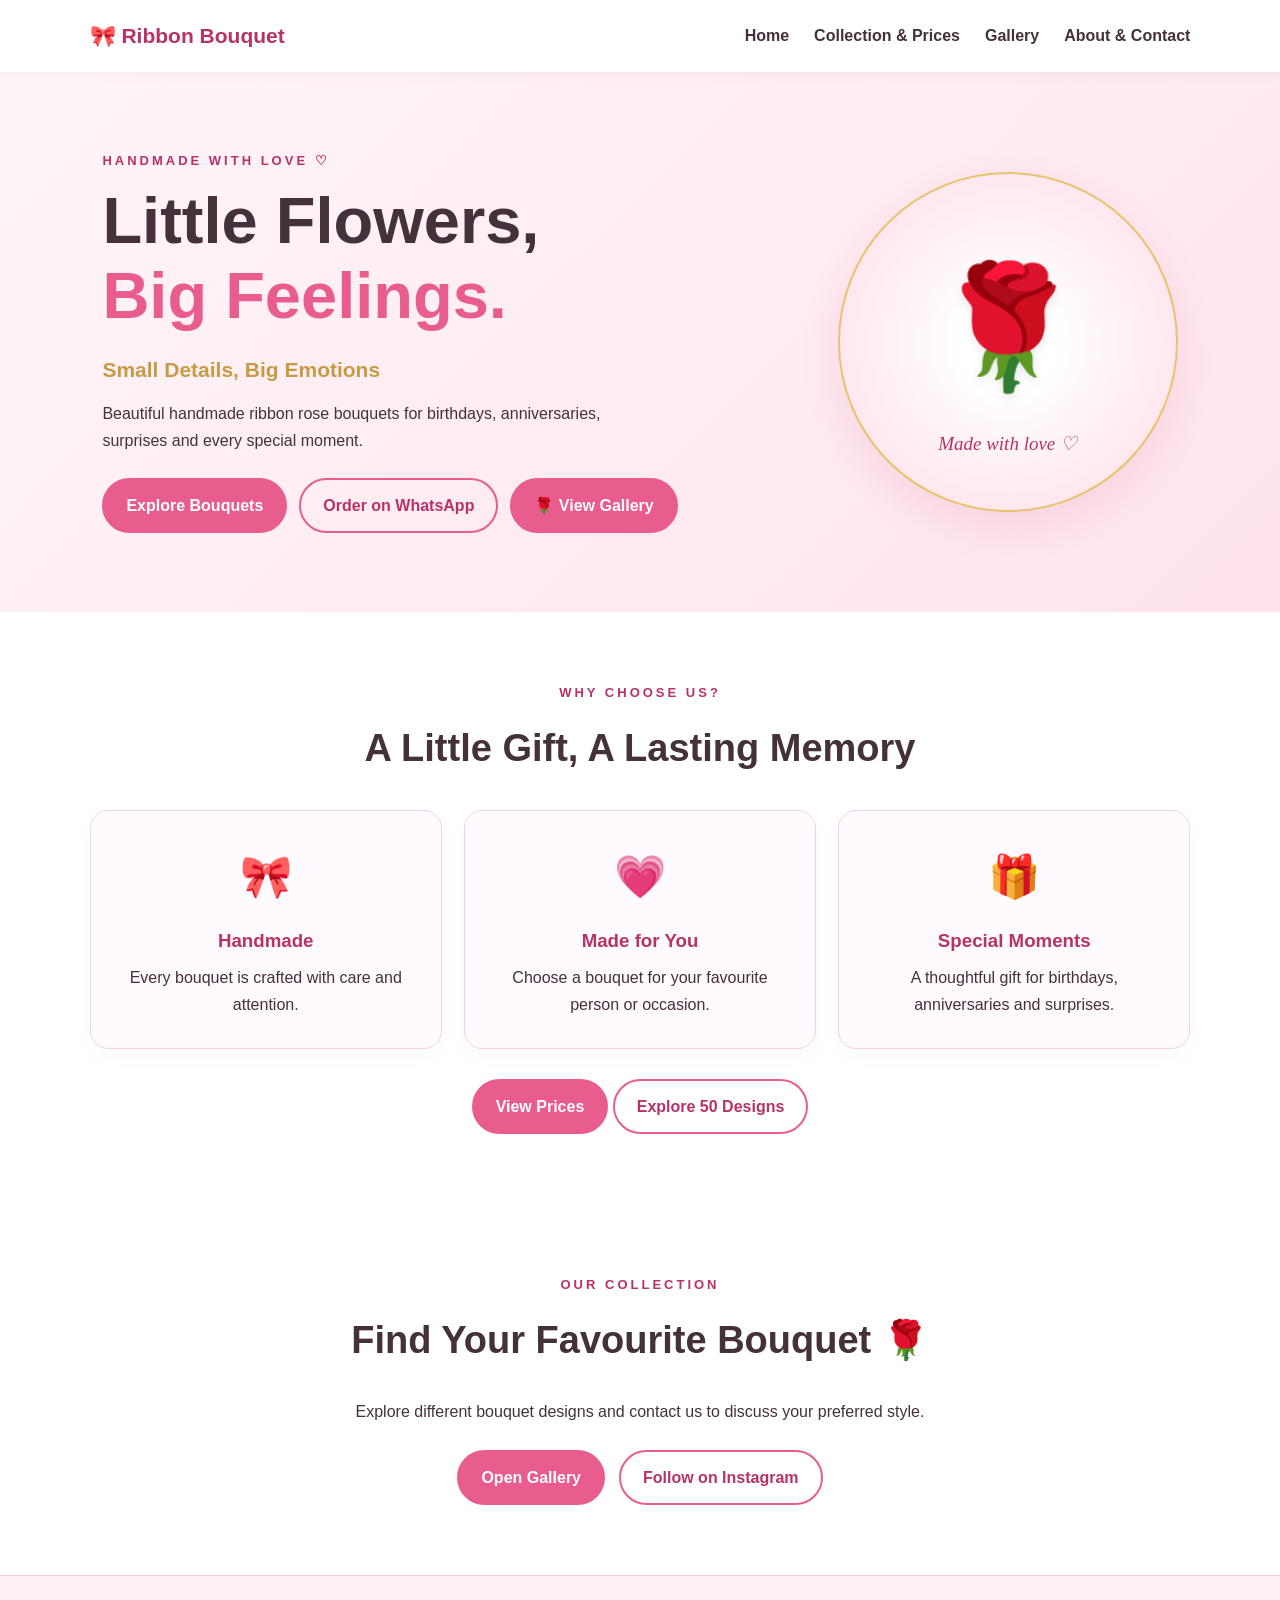
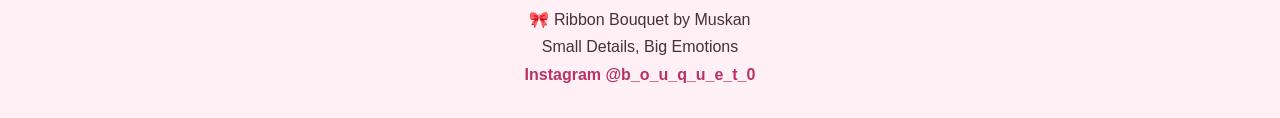
<file: index.html>
<!DOCTYPE html><html lang="en">
<head>
  <meta charset="UTF-8">
  <meta name="viewport" content="width=device-width, initial-scale=1.0">  <title>Ribbon Bouquet by Muskan</title>  <meta name="description" content="Handmade ribbon rose bouquets for special moments. Order across Assam.">  <link rel="stylesheet" href="style.css">
</head>
<body>  <header class="header">
    <a class="logo" href="index.html">🎀 Ribbon Bouquet</a><button class="menu-btn" onclick="toggleMenu()" aria-label="Open menu">☰</button>

<nav id="nav">
  <a href="index.html">Home</a>
  <a href="collection.html">Collection & Prices</a>
  <a href="gallery.html">Gallery</a>
  <a href="about.html">About & Contact</a>
</nav>

  </header>  <main><section class="hero">
  <div class="hero-content">
    <p class="eyebrow">HANDMADE WITH LOVE ♡</p>

    <h1>Little Flowers,<br><span>Big Feelings.</span></h1>

    <p class="tagline">Small Details, Big Emotions</p>

    <p>
      Beautiful handmade ribbon rose bouquets for birthdays,
      anniversaries, surprises and every special moment.
    </p>

    <div class="buttons">
      <a class="btn" href="collection.html">Explore Bouquets</a>

      <a class="btn btn-light"
         href="https://wa.me/919864152219?text=Hello%2C%20I%20want%20to%20order%20a%20ribbon%20bouquet"
         target="_blank" rel="noopener">
        Order on WhatsApp
      </a>

      <a class="btn" href="gallery.html">🌹 View Gallery</a>
    </div>
  </div>

  <div class="hero-art" aria-label="Ribbon bouquet decoration">
    <div class="flower">🌹</div>
    <div class="ribbon">Made with love ♡</div>
  </div>
</section>

<section class="section">
  <p class="eyebrow">WHY CHOOSE US?</p>

  <h2>A Little Gift, A Lasting Memory</h2>

  <div class="cards">
    <article class="card">
      <span>🎀</span>
      <h3>Handmade</h3>
      <p>Every bouquet is crafted with care and attention.</p>
    </article>

    <article class="card">
      <span>💗</span>
      <h3>Made for You</h3>
      <p>Choose a bouquet for your favourite person or occasion.</p>
    </article>

    <article class="card">
      <span>🎁</span>
      <h3>Special Moments</h3>
      <p>A thoughtful gift for birthdays, anniversaries and surprises.</p>
    </article>
  </div>

  <a class="btn" href="collection.html">View Prices</a>
  <a class="btn btn-light" href="gallery.html">Explore 50 Designs</a>
</section>

<section class="section">
  <p class="eyebrow">OUR COLLECTION</p>
  <h2>Find Your Favourite Bouquet 🌹</h2>

  <p>
    Explore different bouquet designs and contact us
    to discuss your preferred style.
  </p>

  <div class="contact-buttons">
    <a class="btn" href="gallery.html">Open Gallery</a>

    <a class="btn btn-light"
       href="https://www.instagram.com/b_o_u_q_u_e_t_0/"
       target="_blank" rel="noopener">
      Follow on Instagram
    </a>
  </div>
</section>

  </main>  <footer>
    <p>🎀 Ribbon Bouquet by Muskan</p>
    <p>Small Details, Big Emotions</p><a href="https://www.instagram.com/b_o_u_q_u_e_t_0/"
   target="_blank" rel="noopener">
  Instagram @b_o_u_q_u_e_t_0
</a>

  </footer>  <script src="script.js"></script></body>
</html>
</file>
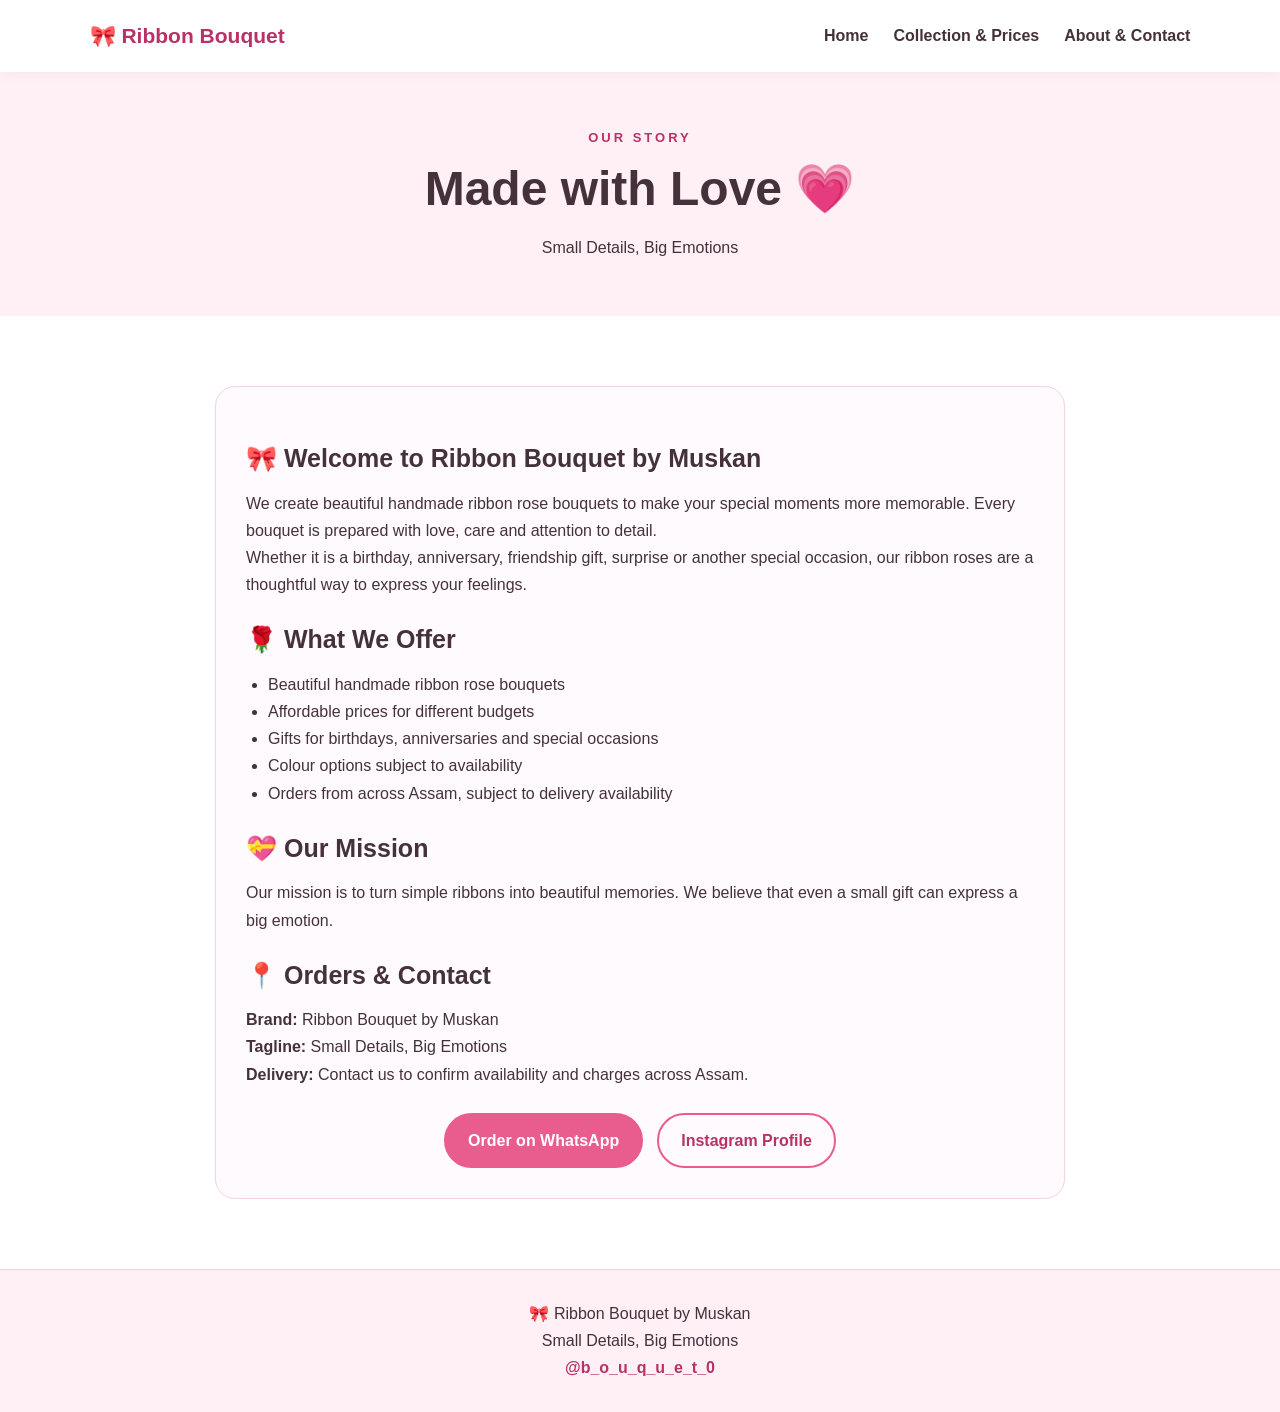
<file: about.html>
<!DOCTYPE html><html lang="en">
<head>
  <meta charset="UTF-8">
  <meta name="viewport" content="width=device-width, initial-scale=1.0">
  <title>About & Contact | Ribbon Bouquet by Muskan</title>
  <meta name="description" content="Meet Ribbon Bouquet by Muskan. Handmade ribbon rose bouquets for special moments, with orders across Assam.">
  <link rel="stylesheet" href="style.css">
</head>
<body>  <header class="header">
    <a class="logo" href="index.html">🎀 Ribbon Bouquet</a>
    <button class="menu-btn" onclick="toggleMenu()">☰</button>
    <nav id="nav">
      <a href="index.html">Home</a>
      <a href="collection.html">Collection & Prices</a>
      <a href="about.html">About & Contact</a>
    </nav>
  </header>  <main>
    <section class="page-banner">
      <p class="eyebrow">OUR STORY</p>
      <h1>Made with Love 💗</h1>
      <p>Small Details, Big Emotions</p>
    </section><section class="section">
  <div class="about-box">
    <h2>🎀 Welcome to Ribbon Bouquet by Muskan</h2>

    <p>
      We create beautiful handmade ribbon rose bouquets to make your
      special moments more memorable. Every bouquet is prepared with
      love, care and attention to detail.
    </p>

    <p>
      Whether it is a birthday, anniversary, friendship gift, surprise
      or another special occasion, our ribbon roses are a thoughtful
      way to express your feelings.
    </p>

    <h2>🌹 What We Offer</h2>
    <ul>
      <li>Beautiful handmade ribbon rose bouquets</li>
      <li>Affordable prices for different budgets</li>
      <li>Gifts for birthdays, anniversaries and special occasions</li>
      <li>Colour options subject to availability</li>
      <li>Orders from across Assam, subject to delivery availability</li>
    </ul>

    <h2>💝 Our Mission</h2>
    <p>
      Our mission is to turn simple ribbons into beautiful memories.
      We believe that even a small gift can express a big emotion.
    </p>

    <h2>📍 Orders & Contact</h2>
    <p><strong>Brand:</strong> Ribbon Bouquet by Muskan</p>
    <p><strong>Tagline:</strong> Small Details, Big Emotions</p>
    <p><strong>Delivery:</strong> Contact us to confirm availability and charges across Assam.</p>

    <div class="contact-buttons">
      <a class="btn" href="https://wa.me/919864152219?text=Hello%2C%20I%20want%20to%20know%20about%20your%20ribbon%20bouquets" target="_blank" rel="noopener">Order on WhatsApp</a>

      <a class="btn btn-light" href="https://www.instagram.com/b_o_u_q_u_e_t_0/" target="_blank" rel="noopener">Instagram Profile</a>
    </div>
  </div>
</section>

  </main>  <footer>
    <p>🎀 Ribbon Bouquet by Muskan</p>
    <p>Small Details, Big Emotions</p>
    <a href="https://www.instagram.com/b_o_u_q_u_e_t_0/" target="_blank" rel="noopener">@b_o_u_q_u_e_t_0</a>
  </footer>  <script src="script.js"></script></body>
</html>
</file>
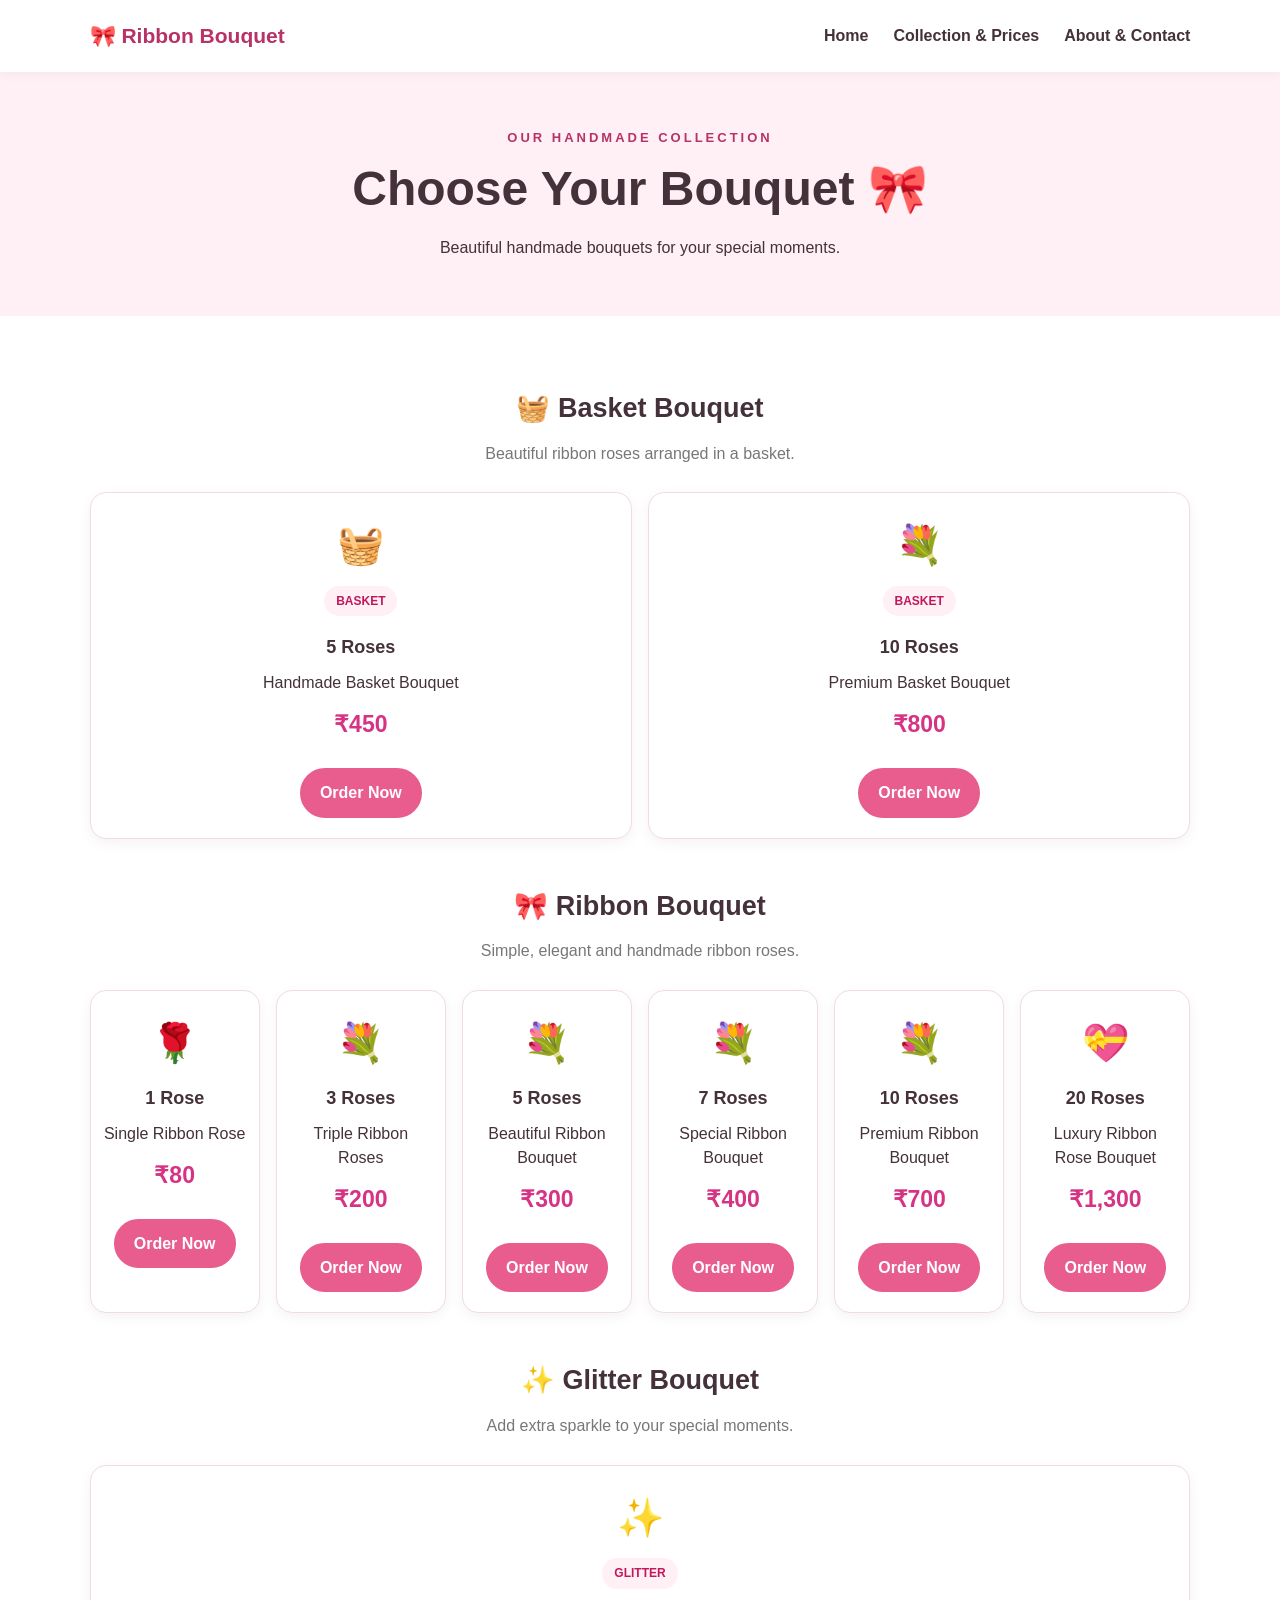
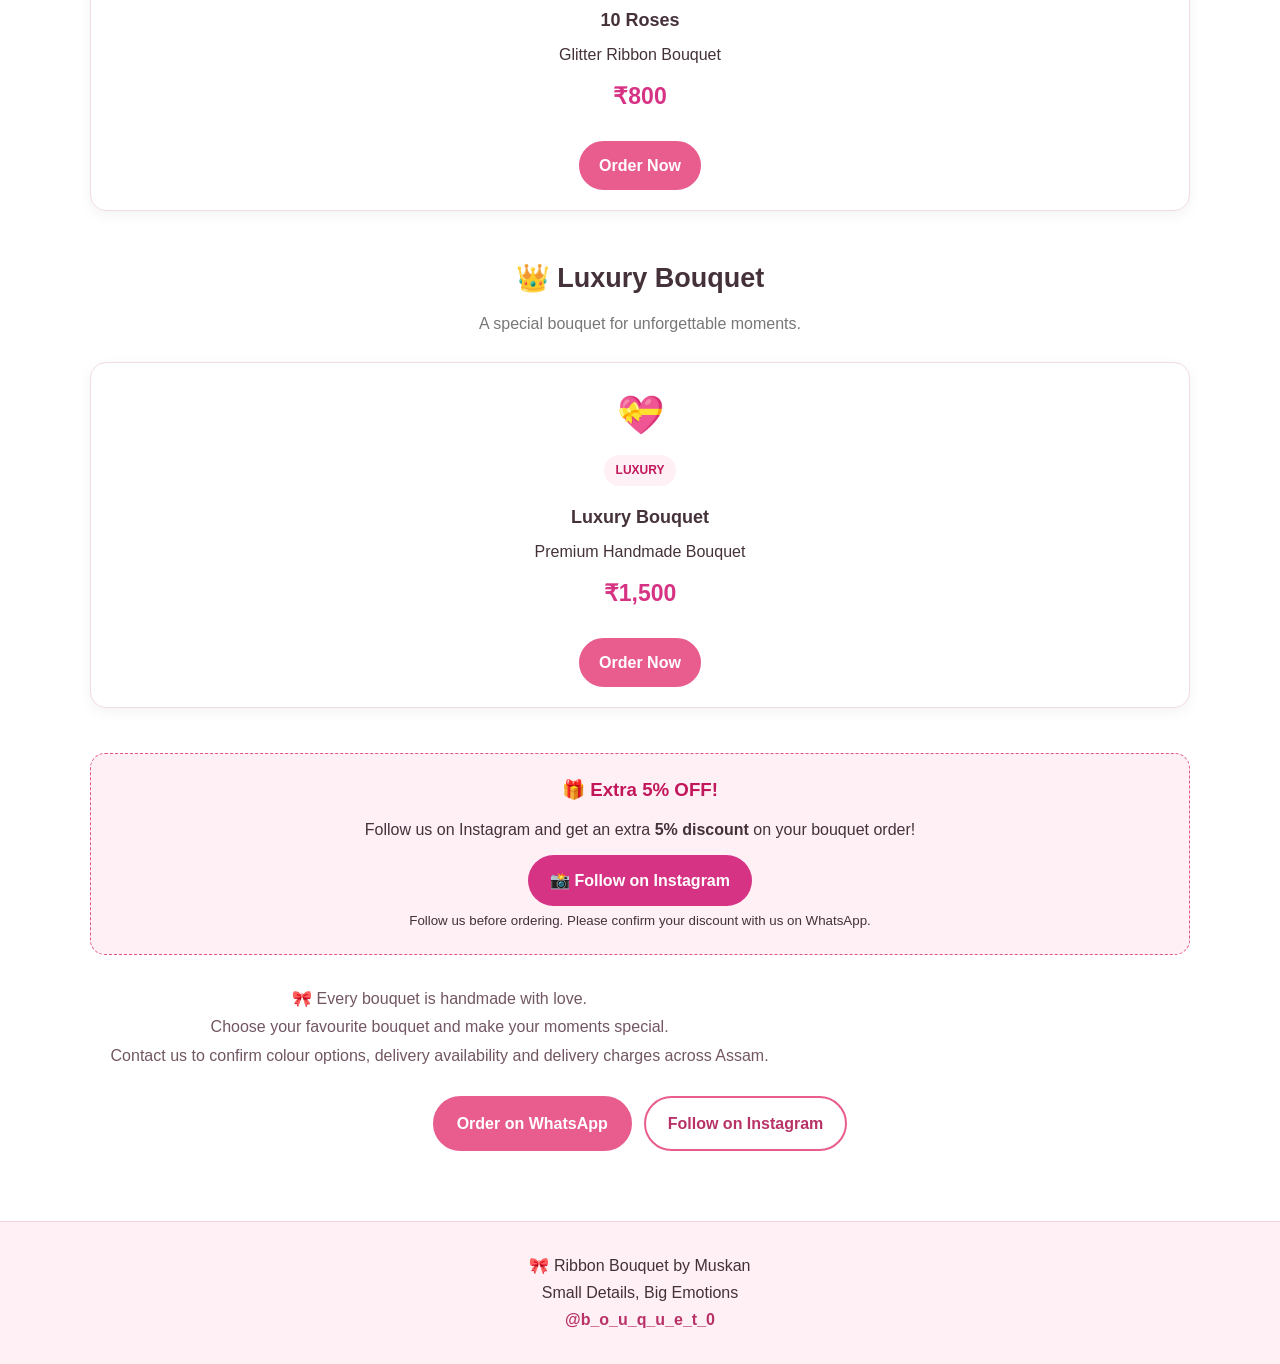
<file: collection.html>
<!DOCTYPE html><html lang="en">
<head>
  <meta charset="UTF-8">
  <meta name="viewport" content="width=device-width, initial-scale=1.0">  <title>Collection & Prices | Ribbon Bouquet by Muskan</title><meta name="description"
content="Explore handmade Basket Bouquets, Ribbon Bouquets, Glitter Bouquets and Luxury Bouquets by Ribbon Bouquet by Muskan. Get an extra 5% discount when you follow us on Instagram. Delivery across Assam.">

  <meta name="theme-color" content="#d63384">  <link rel="stylesheet" href="style.css">  <style>
    .price-section {
      margin-bottom: 45px;
    }

    .price-heading {
      text-align: center;
      margin-bottom: 25px;
    }

    .price-heading h2 {
      font-size: 27px;
      margin-bottom: 8px;
    }

    .price-heading p {
      color: #777;
    }

    .price-grid {
      display: grid;
      grid-template-columns: repeat(auto-fit, minmax(145px, 1fr));
      gap: 16px;
    }

    .price-card {
      background: #fff;
      border: 1px solid #f1dce5;
      border-radius: 16px;
      padding: 20px 12px;
      text-align: center;
      box-shadow: 0 4px 14px rgba(0, 0, 0, 0.05);
      transition: transform 0.2s ease, box-shadow 0.2s ease;
    }

    .price-card:hover {
      transform: translateY(-4px);
      box-shadow: 0 8px 20px rgba(214, 51, 132, 0.12);
    }

    .rose {
      font-size: 38px;
      margin-bottom: 8px;
    }

    .price-card h3 {
      font-size: 18px;
      margin: 8px 0;
    }

    .price-card p {
      line-height: 1.5;
    }

    .price-card .price {
      font-size: 23px;
      font-weight: bold;
      color: #d63384;
      margin: 12px 0;
    }

    .price-card .order-btn {
      display: inline-block;
      text-decoration: none;
      cursor: pointer;
    }

    .discount-note {
      background: #fff0f6;
      border: 1px dashed #e75480;
      border-radius: 15px;
      padding: 20px;
      text-align: center;
      margin: 30px 0;
    }

    .discount-note h3 {
      color: #c2185b;
      margin-bottom: 10px;
    }

    .discount-note p {
      line-height: 1.7;
    }

    .follow-btn {
      display: inline-block;
      margin-top: 12px;
      padding: 12px 22px;
      background: #d63384;
      color: white;
      border-radius: 30px;
      text-decoration: none;
      font-weight: bold;
    }

    .follow-btn:hover {
      background: #b52168;
    }

    .note {
      line-height: 1.8;
      text-align: center;
      margin: 25px 0;
    }

    .contact-buttons {
      display: flex;
      flex-wrap: wrap;
      justify-content: center;
      gap: 12px;
    }

    .category-label {
      display: inline-block;
      background: #fff0f6;
      color: #c2185b;
      padding: 5px 12px;
      border-radius: 20px;
      font-size: 12px;
      font-weight: bold;
      margin-bottom: 8px;
    }

    @media (max-width: 400px) {
      .price-grid {
        grid-template-columns: repeat(2, minmax(0, 1fr));
        gap: 10px;
      }

      .price-card {
        padding: 16px 8px;
      }

      .price-card h3 {
        font-size: 16px;
      }

      .price-card .price {
        font-size: 21px;
      }

      .price-heading h2 {
        font-size: 23px;
      }
    }
  </style></head><body>  <!-- HEADER -->  <header class="header">
    <a class="logo" href="index.html">🎀 Ribbon Bouquet</a><button class="menu-btn"
        onclick="toggleMenu()"
        aria-label="Open navigation menu"
        aria-expanded="false">
  ☰
</button>

<nav id="nav">
  <a href="index.html">Home</a>
  <a href="collection.html">Collection & Prices</a>
  <a href="about.html">About & Contact</a>
</nav>

  </header>  <main><!-- PAGE BANNER -->
<section class="page-banner">
  <p class="eyebrow">OUR HANDMADE COLLECTION</p>
  <h1>Choose Your Bouquet 🎀</h1>
  <p>Beautiful handmade bouquets for your special moments.</p>
</section>

<section class="section">

  <!-- BASKET BOUQUET -->
  <div class="price-section">

    <div class="price-heading">
      <h2>🧺 Basket Bouquet</h2>
      <p>Beautiful ribbon roses arranged in a basket.</p>
    </div>

    <div class="price-grid">

      <article class="price-card">
        <div class="rose">🧺</div>
        <span class="category-label">BASKET</span>
        <h3>5 Roses</h3>
        <p>Handmade Basket Bouquet</p>
        <p class="price">₹450</p>

        <a class="btn order-btn"
           href="order.html?product=Basket%20Bouquet%20-%205%20Roses&price=450"
           data-product="Basket Bouquet - 5 Roses - ₹450">
          Order Now
        </a>
      </article>

      <article class="price-card">
        <div class="rose">💐</div>
        <span class="category-label">BASKET</span>
        <h3>10 Roses</h3>
        <p>Premium Basket Bouquet</p>
        <p class="price">₹800</p>

        <a class="btn order-btn"
           href="order.html?product=Basket%20Bouquet%20-%2010%20Roses&price=800"
           data-product="Basket Bouquet - 10 Roses - ₹800">
          Order Now
        </a>
      </article>

    </div>
  </div>

  <!-- RIBBON BOUQUET -->
  <div class="price-section">

    <div class="price-heading">
      <h2>🎀 Ribbon Bouquet</h2>
      <p>Simple, elegant and handmade ribbon roses.</p>
    </div>

    <div class="price-grid">

      <article class="price-card">
        <div class="rose">🌹</div>
        <h3>1 Rose</h3>
        <p>Single Ribbon Rose</p>
        <p class="price">₹80</p>

        <a class="btn order-btn"
           href="order.html?product=Ribbon%20Bouquet%20-%201%20Rose&price=80"
           data-product="Ribbon Bouquet - 1 Rose - ₹80">
          Order Now
        </a>
      </article>

      <article class="price-card">
        <div class="rose">💐</div>
        <h3>3 Roses</h3>
        <p>Triple Ribbon Roses</p>
        <p class="price">₹200</p>

        <a class="btn order-btn"
           href="order.html?product=Ribbon%20Bouquet%20-%203%20Roses&price=200"
           data-product="Ribbon Bouquet - 3 Roses - ₹200">
          Order Now
        </a>
      </article>

      <article class="price-card">
        <div class="rose">💐</div>
        <h3>5 Roses</h3>
        <p>Beautiful Ribbon Bouquet</p>
        <p class="price">₹300</p>

        <a class="btn order-btn"
           href="order.html?product=Ribbon%20Bouquet%20-%205%20Roses&price=300"
           data-product="Ribbon Bouquet - 5 Roses - ₹300">
          Order Now
        </a>
      </article>

      <article class="price-card">
        <div class="rose">💐</div>
        <h3>7 Roses</h3>
        <p>Special Ribbon Bouquet</p>
        <p class="price">₹400</p>

        <a class="btn order-btn"
           href="order.html?product=Ribbon%20Bouquet%20-%207%20Roses&price=400"
           data-product="Ribbon Bouquet - 7 Roses - ₹400">
          Order Now
        </a>
      </article>

      <article class="price-card">
        <div class="rose">💐</div>
        <h3>10 Roses</h3>
        <p>Premium Ribbon Bouquet</p>
        <p class="price">₹700</p>

        <a class="btn order-btn"
           href="order.html?product=Ribbon%20Bouquet%20-%2010%20Roses&price=700"
           data-product="Ribbon Bouquet - 10 Roses - ₹700">
          Order Now
        </a>
      </article>

      <article class="price-card">
        <div class="rose">💝</div>
        <h3>20 Roses</h3>
        <p>Luxury Ribbon Rose Bouquet</p>
        <p class="price">₹1,300</p>

        <a class="btn order-btn"
           href="order.html?product=Ribbon%20Bouquet%20-%2020%20Roses&price=1300"
           data-product="Ribbon Bouquet - 20 Roses - ₹1300">
          Order Now
        </a>
      </article>

    </div>
  </div>

  <!-- GLITTER BOUQUET -->
  <div class="price-section">

    <div class="price-heading">
      <h2>✨ Glitter Bouquet</h2>
      <p>Add extra sparkle to your special moments.</p>
    </div>

    <div class="price-grid">

      <article class="price-card">
        <div class="rose">✨</div>
        <span class="category-label">GLITTER</span>
        <h3>10 Roses</h3>
        <p>Glitter Ribbon Bouquet</p>
        <p class="price">₹800</p>

        <a class="btn order-btn"
           href="order.html?product=Glitter%20Bouquet%20-%2010%20Roses&price=800"
           data-product="Glitter Bouquet - 10 Roses - ₹800">
          Order Now
        </a>
      </article>

    </div>
  </div>

  <!-- LUXURY BOUQUET -->
  <div class="price-section">

    <div class="price-heading">
      <h2>👑 Luxury Bouquet</h2>
      <p>A special bouquet for unforgettable moments.</p>
    </div>

    <div class="price-grid">

      <article class="price-card">
        <div class="rose">💝</div>
        <span class="category-label">LUXURY</span>
        <h3>Luxury Bouquet</h3>
        <p>Premium Handmade Bouquet</p>
        <p class="price">₹1,500</p>

        <a class="btn order-btn"
           href="order.html?product=Luxury%20Bouquet&price=1500"
           data-product="Luxury Bouquet - ₹1500">
          Order Now
        </a>
      </article>

    </div>
  </div>

  <!-- INSTAGRAM DISCOUNT -->
  <div class="discount-note">

    <h3>🎁 Extra 5% OFF!</h3>

    <p>
      Follow us on Instagram and get an extra
      <strong>5% discount</strong> on your bouquet order!
    </p>

    <a class="follow-btn"
       href="https://www.instagram.com/b_o_u_q_u_e_t_0/"
       target="_blank"
       rel="noopener noreferrer">
      📸 Follow on Instagram
    </a>

    <p>
      <small>
        Follow us before ordering. Please confirm your discount
        with us on WhatsApp.
      </small>
    </p>

  </div>

  <!-- INFORMATION -->
  <p class="note">
    🎀 Every bouquet is handmade with love.<br>
    Choose your favourite bouquet and make your moments special.<br>
    Contact us to confirm colour options, delivery availability
    and delivery charges across Assam.
  </p>

  <!-- CONTACT BUTTONS -->
  <div class="contact-buttons">

    <a class="btn"
       href="https://wa.me/919864152219"
       target="_blank"
       rel="noopener noreferrer">
      Order on WhatsApp
    </a>

    <a class="btn btn-light"
       href="https://www.instagram.com/b_o_u_q_u_e_t_0/"
       target="_blank"
       rel="noopener noreferrer">
      Follow on Instagram
    </a>

  </div>

</section>

  </main>  <!-- FOOTER -->  <footer>
    <p>🎀 Ribbon Bouquet by Muskan</p>
    <p>Small Details, Big Emotions</p><a href="https://www.instagram.com/b_o_u_q_u_e_t_0/"
   target="_blank"
   rel="noopener noreferrer">
  @b_o_u_q_u_e_t_0
</a>

  </footer>  <!-- EXISTING JAVASCRIPT -->  <script src="script.js"></script>  <!-- FALLBACK MOBILE MENU -->  <script>
    if (typeof window.toggleMenu !== "function") {
      window.toggleMenu = function () {
        const nav = document.getElementById("nav");
        const button = document.querySelector(".menu-btn");

        if (!nav) return;

        nav.classList.toggle("active");

        if (button) {
          button.setAttribute(
            "aria-expanded",
            nav.classList.contains("active") ? "true" : "false"
          );
        }
      };
    }
  </script></body>
</html>
</file>
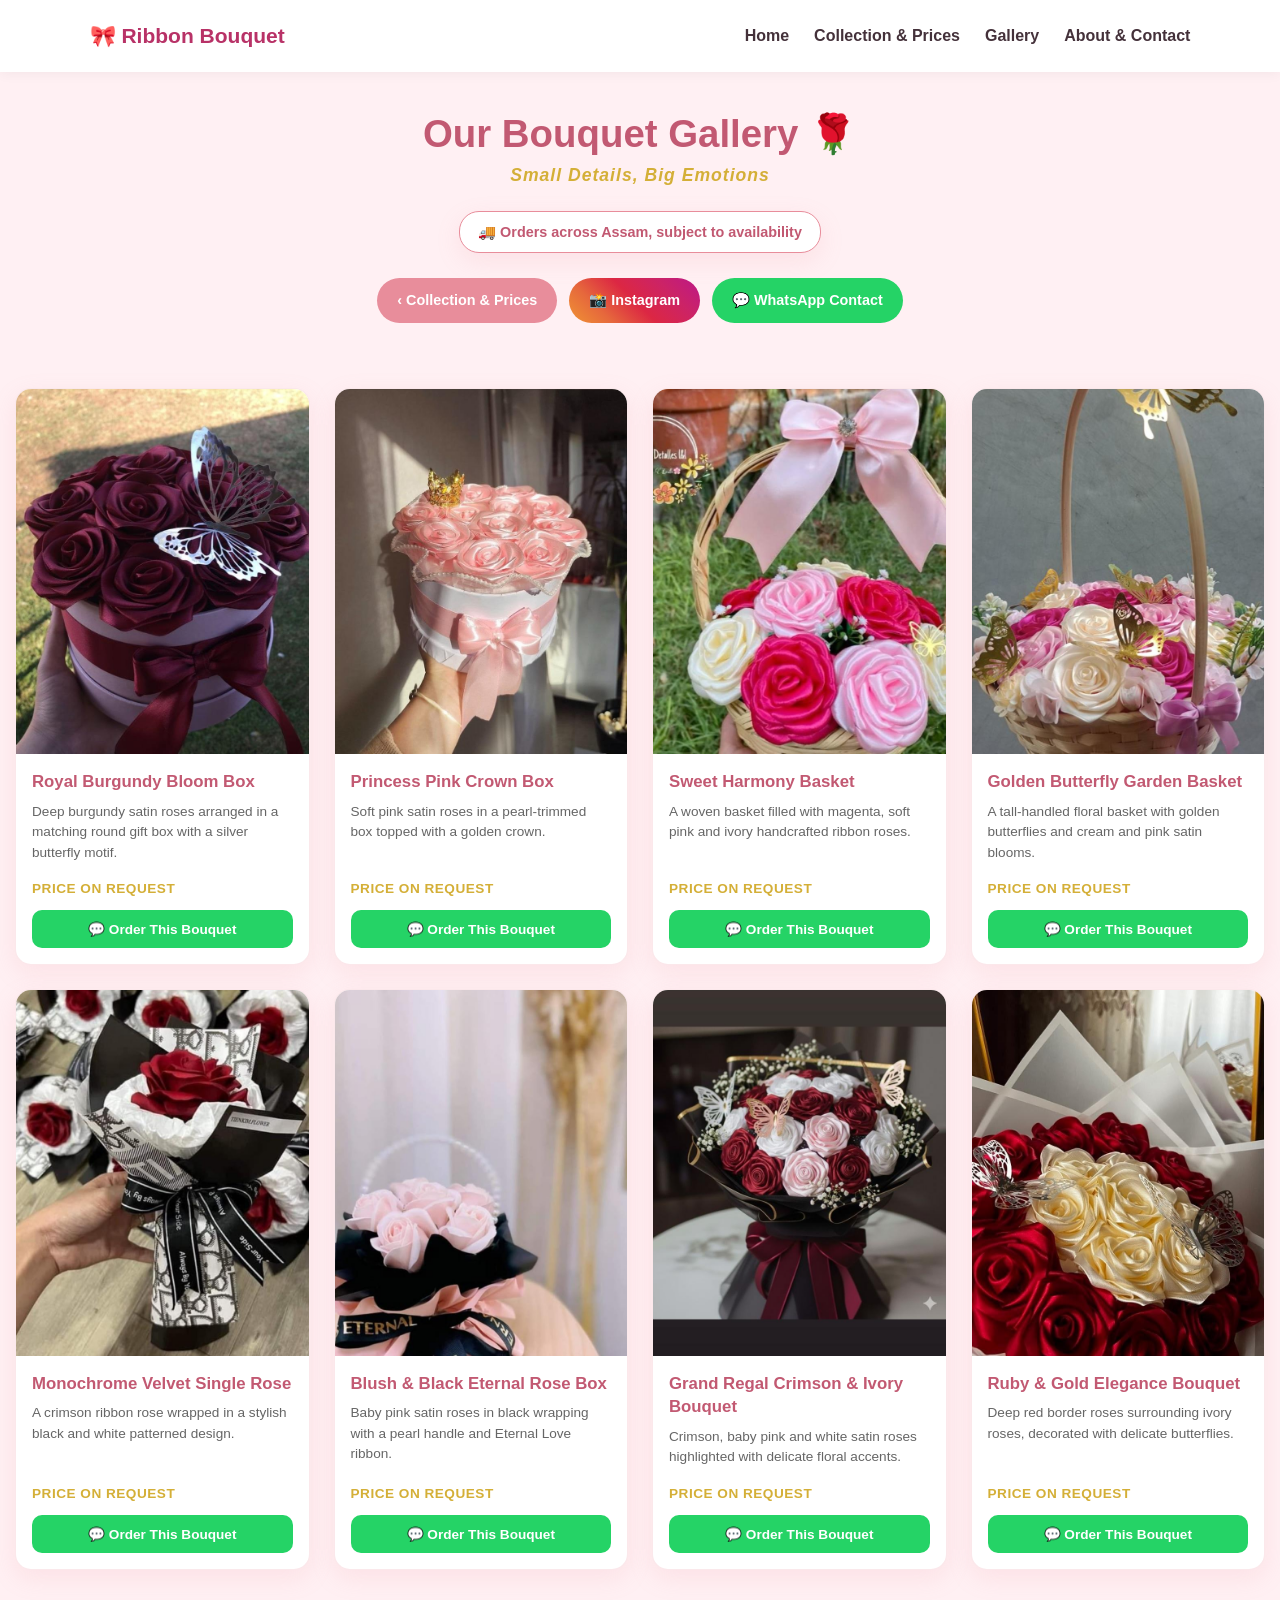
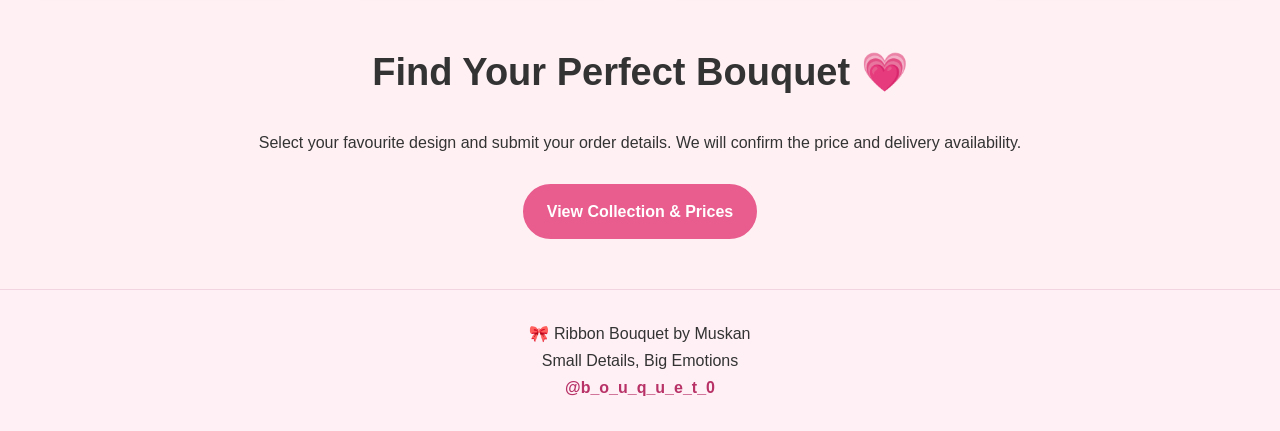
<file: gallery.html>
<!DOCTYPE html>
<html lang="en">
<head>
  <meta charset="UTF-8">
  <meta name="viewport" content="width=device-width, initial-scale=1.0">

  <title>Gallery | Ribbon Bouquet by Muskan</title>

  <meta name="description"
        content="Explore handmade ribbon bouquets by Muskan. Choose your favourite design and order through WhatsApp.">

  <link rel="stylesheet" href="style.css">

  <style>
    :root {
      --soft-pink: #fff0f3;
      --rose-pink: #e88d9b;
      --deep-rose: #c25972;
      --gold-accent: #d4af37;
      --card-bg: #ffffff;
      --text-main: #333333;
      --text-muted: #666666;
      --gallery-shadow: 0 8px 24px rgba(232, 141, 155, 0.15);
    }

    body {
      background: var(--soft-pink);
      color: var(--text-main);
      font-family: Arial, sans-serif;
    }

    .gallery-header {
      text-align: center;
      padding: 40px 20px 20px;
    }

    .gallery-header h1 {
      font-size: 2.4rem;
      color: var(--deep-rose);
      margin-bottom: 5px;
    }

    .gallery-header .tagline {
      font-size: 1.1rem;
      color: var(--gold-accent);
      font-style: italic;
      letter-spacing: 1px;
      margin: 0 0 20px;
    }

    .delivery-badge {
      display: inline-block;
      background: #fff;
      border: 1px solid var(--rose-pink);
      color: var(--deep-rose);
      padding: 8px 18px;
      border-radius: 20px;
      font-size: 0.9rem;
      font-weight: 600;
      box-shadow: var(--gallery-shadow);
    }

    .action-bar {
      display: flex;
      justify-content: center;
      gap: 12px;
      flex-wrap: wrap;
      margin: 25px auto;
      padding: 0 15px;
    }

    .btn-action {
      display: inline-flex;
      align-items: center;
      justify-content: center;
      gap: 8px;
      padding: 10px 20px;
      border-radius: 25px;
      text-decoration: none;
      font-weight: 600;
      font-size: 0.9rem;
      transition: 0.3s;
    }

    .btn-collection {
      background: var(--rose-pink);
      color: #fff;
    }

    .btn-instagram {
      background: linear-gradient(
        45deg, #f09433, #e6683c, #dc2743, #cc2366, #bc1888
      );
      color: #fff;
    }

    .btn-whatsapp-main {
      background: #25d366;
      color: #fff;
    }

    .gallery-container {
      max-width: 1300px;
      margin: 0 auto;
      padding: 20px 15px 60px;
    }

    .gallery-grid {
      display: grid;
      grid-template-columns: repeat(4, minmax(0, 1fr));
      gap: 24px;
    }

    .bouquet-card {
      min-width: 0;
      background: var(--card-bg);
      border-radius: 16px;
      overflow: hidden;
      box-shadow: var(--gallery-shadow);
      display: flex;
      flex-direction: column;
      border: 1px solid rgba(232, 141, 155, 0.2);
      transition: transform 0.3s, box-shadow 0.3s;
    }

    .bouquet-card:hover {
      transform: translateY(-5px);
      box-shadow: 0 12px 28px rgba(194, 89, 114, 0.25);
    }

    .card-image-wrapper {
      width: 100%;
      aspect-ratio: 4 / 5;
      background: #f8f8f8;
      overflow: hidden;
    }

    .card-image-wrapper img {
      display: block;
      width: 100%;
      height: 100%;
      object-fit: cover;
      transition: transform 0.5s;
    }

    .bouquet-card:hover .card-image-wrapper img {
      transform: scale(1.04);
    }

    .card-body {
      padding: 16px;
      display: flex;
      flex-direction: column;
      flex-grow: 1;
    }

    .card-title {
      font-size: 1.05rem;
      line-height: 1.4;
      font-weight: 700;
      color: var(--deep-rose);
      margin: 0 0 8px;
    }

    .card-description {
      font-size: 0.85rem;
      color: var(--text-muted);
      line-height: 1.5;
      margin: 0 0 14px;
      flex-grow: 1;
    }

    .card-footer {
      display: flex;
      flex-direction: column;
      gap: 10px;
      margin-top: auto;
    }

    .price-tag {
      font-size: 0.85rem;
      font-weight: 700;
      color: var(--gold-accent);
      text-transform: uppercase;
      letter-spacing: 0.5px;
    }

    .btn-whatsapp-card {
      width: 100%;
      box-sizing: border-box;
      background: #25d366;
      color: #fff;
      border: none;
      border-radius: 10px;
      padding: 11px 12px;
      font-size: 0.85rem;
      font-weight: 600;
      cursor: pointer;
      transition: 0.2s;
    }

    .btn-whatsapp-card:hover {
      background: #128c50;
      transform: translateY(-2px);
    }

    .gallery-bottom {
      text-align: center;
      padding: 10px 20px 50px;
    }

    @media (max-width: 1024px) {
      .gallery-grid {
        grid-template-columns: repeat(3, minmax(0, 1fr));
      }
    }

    @media (max-width: 700px) {
      .gallery-grid {
        grid-template-columns: repeat(2, minmax(0, 1fr));
        gap: 12px;
      }

      .gallery-header h1 {
        font-size: 1.8rem;
      }

      .card-body {
        padding: 12px;
      }

      .card-title {
        font-size: 0.95rem;
      }

      .card-description {
        font-size: 0.8rem;
      }

      .action-bar {
        gap: 8px;
      }

      .btn-action {
        padding: 10px 13px;
        font-size: 0.82rem;
      }
    }

    @media (max-width: 350px) {
      .gallery-grid {
        grid-template-columns: 1fr;
      }
    }
  </style>
</head>

<body>

  <header class="header">
    <a href="index.html" class="logo">🎀 Ribbon Bouquet</a>

    <button class="menu-btn"
            type="button"
            onclick="toggleMenu()"
            aria-label="Toggle navigation"
            aria-expanded="false">
      ☰
    </button>

    <nav id="nav">
      <a href="index.html">Home</a>
      <a href="collection.html">Collection & Prices</a>
      <a href="gallery.html">Gallery</a>
      <a href="about.html">About & Contact</a>
    </nav>
  </header>

  <main>

    <section class="gallery-header">
      <h1>Our Bouquet Gallery 🌹</h1>

      <p class="tagline">Small Details, Big Emotions</p>

      <div class="delivery-badge">
        🚚 Orders across Assam, subject to availability
      </div>

      <div class="action-bar">
        <a href="collection.html" class="btn-action btn-collection">
          ‹ Collection & Prices
        </a>

        <a href="https://www.instagram.com/b_o_u_q_u_e_t_0/"
           target="_blank"
           rel="noopener noreferrer"
           class="btn-action btn-instagram">
          📸 Instagram
        </a>

        <a href="https://wa.me/919864152219"
           target="_blank"
           rel="noopener noreferrer"
           class="btn-action btn-whatsapp-main">
          💬 WhatsApp Contact
        </a>
      </div>
    </section>

    <section class="gallery-container">
      <div class="gallery-grid">

        <!-- CARD 1 -->
        <article class="bouquet-card">
          <div class="card-image-wrapper">
            <img src="IMG_20261017_163724_067.jpg"
                 alt="Royal Burgundy Bloom Box"
                 loading="lazy">
          </div>

          <div class="card-body">
            <h2 class="card-title">Royal Burgundy Bloom Box</h2>

            <p class="card-description">
              Deep burgundy satin roses arranged in a matching
              round gift box with a silver butterfly motif.
            </p>

            <div class="card-footer">
              <span class="price-tag">Price on Request</span>

              <button type="button"
                      class="btn-whatsapp-card"
                      data-bouquet="Royal Burgundy Bloom Box">
                💬 Order This Bouquet
              </button>
            </div>
          </div>
        </article>

        <!-- CARD 2 -->
        <article class="bouquet-card">
          <div class="card-image-wrapper">
            <img src="IMG_20261017_163722_172.jpg"
                 alt="Princess Pink Crown Box"
                 loading="lazy">
          </div>

          <div class="card-body">
            <h2 class="card-title">Princess Pink Crown Box</h2>

            <p class="card-description">
              Soft pink satin roses in a pearl-trimmed box
              topped with a golden crown.
            </p>

            <div class="card-footer">
              <span class="price-tag">Price on Request</span>

              <button type="button"
                      class="btn-whatsapp-card"
                      data-bouquet="Princess Pink Crown Box">
                💬 Order This Bouquet
              </button>
            </div>
          </div>
        </article>

        <!-- CARD 3 -->
        <article class="bouquet-card">
          <div class="card-image-wrapper">
            <img src="IMG_20261017_163720_239.jpg"
                 alt="Sweet Harmony Basket"
                 loading="lazy">
          </div>

          <div class="card-body">
            <h2 class="card-title">Sweet Harmony Basket</h2>

            <p class="card-description">
              A woven basket filled with magenta, soft pink
              and ivory handcrafted ribbon roses.
            </p>

            <div class="card-footer">
              <span class="price-tag">Price on Request</span>

              <button type="button"
                      class="btn-whatsapp-card"
                      data-bouquet="Sweet Harmony Basket">
                💬 Order This Bouquet
              </button>
            </div>
          </div>
        </article>

        <!-- CARD 4 -->
        <article class="bouquet-card">
          <div class="card-image-wrapper">
            <img src="IMG_20261017_163718_445.jpg"
                 alt="Golden Butterfly Garden Basket"
                 loading="lazy">
          </div>

          <div class="card-body">
            <h2 class="card-title">Golden Butterfly Garden Basket</h2>

            <p class="card-description">
              A tall-handled floral basket with golden butterflies
              and cream and pink satin blooms.
            </p>

            <div class="card-footer">
              <span class="price-tag">Price on Request</span>

              <button type="button"
                      class="btn-whatsapp-card"
                      data-bouquet="Golden Butterfly Garden Basket">
                💬 Order This Bouquet
              </button>
            </div>
          </div>
        </article>

        <!-- CARD 5 -->
        <article class="bouquet-card">
          <div class="card-image-wrapper">
            <img src="IMG_20261017_163714_257.jpg"
                 alt="Monochrome Velvet Single Rose"
                 loading="lazy">
          </div>

          <div class="card-body">
            <h2 class="card-title">Monochrome Velvet Single Rose</h2>

            <p class="card-description">
              A crimson ribbon rose wrapped in a stylish
              black and white patterned design.
            </p>

            <div class="card-footer">
              <span class="price-tag">Price on Request</span>

              <button type="button"
                      class="btn-whatsapp-card"
                      data-bouquet="Monochrome Velvet Single Rose">
                💬 Order This Bouquet
              </button>
            </div>
          </div>
        </article>

        <!-- CARD 6 -->
        <article class="bouquet-card">
          <div class="card-image-wrapper">
            <img src="IMG_20261017_163712_235.jpg"
                 alt="Blush and Black Eternal Rose Box"
                 loading="lazy">
          </div>

          <div class="card-body">
            <h2 class="card-title">Blush & Black Eternal Rose Box</h2>

            <p class="card-description">
              Baby pink satin roses in black wrapping with
              a pearl handle and Eternal Love ribbon.
            </p>

            <div class="card-footer">
              <span class="price-tag">Price on Request</span>

              <button type="button"
                      class="btn-whatsapp-card"
                      data-bouquet="Blush & Black Eternal Rose Box">
                💬 Order This Bouquet
              </button>
            </div>
          </div>
        </article>

        <!-- CARD 7 -->
        <article class="bouquet-card">
          <div class="card-image-wrapper">
            <img src="IMG_20261017_163710_335.jpg"
                 alt="Grand Regal Crimson and Ivory Bouquet"
                 loading="lazy">
          </div>

          <div class="card-body">
            <h2 class="card-title">Grand Regal Crimson & Ivory Bouquet</h2>

            <p class="card-description">
              Crimson, baby pink and white satin roses
              highlighted with delicate floral accents.
            </p>

            <div class="card-footer">
              <span class="price-tag">Price on Request</span>

              <button type="button"
                      class="btn-whatsapp-card"
                      data-bouquet="Grand Regal Crimson & Ivory Bouquet">
                💬 Order This Bouquet
              </button>
            </div>
          </div>
        </article>

        <!-- CARD 8 -->
        <article class="bouquet-card">
          <div class="card-image-wrapper">
            <img src="IMG_20261017_163708_383.jpg"
                 alt="Ruby and Gold Elegance Bouquet"
                 loading="lazy">
          </div>

          <div class="card-body">
            <h2 class="card-title">Ruby & Gold Elegance Bouquet</h2>

            <p class="card-description">
              Deep red border roses surrounding ivory roses,
              decorated with delicate butterflies.
            </p>

            <div class="card-footer">
              <span class="price-tag">Price on Request</span>

              <button type="button"
                      class="btn-whatsapp-card"
                      data-bouquet="Ruby & Gold Elegance Bouquet">
                💬 Order This Bouquet
              </button>
            </div>
          </div>
        </article>

      </div>
    </section>

    <section class="gallery-bottom">
      <h2>Find Your Perfect Bouquet 💗</h2>

      <p>
        Select your favourite design and submit your order details.
        We will confirm the price and delivery availability.
      </p>

      <br>

      <a href="collection.html" class="btn">
        View Collection & Prices
      </a>
    </section>

  </main>

  <footer>
    <p>🎀 Ribbon Bouquet by Muskan</p>
    <p>Small Details, Big Emotions</p>

    <a href="https://www.instagram.com/b_o_u_q_u_e_t_0/"
       target="_blank"
       rel="noopener noreferrer">
      @b_o_u_q_u_e_t_0
    </a>
  </footer>

  <script src="script.js"></script>

</body>
</html>
</file>
<file: style.css>
* {
  margin: 0;
  padding: 0;
  box-sizing: border-box;
}

:root {
  --pink: #e85d8e;
  --dark-pink: #b83267;
  --light-pink: #fff0f5;
  --gold: #c69b45;
  --white: #ffffff;
  --text: #44313a;
}

html {
  scroll-behavior: smooth;
}

body {
  font-family: Arial, sans-serif;
  background: var(--white);
  color: var(--text);
  line-height: 1.7;
}

body.modal-open {
  overflow: hidden;
}

.header {
  display: flex;
  justify-content: space-between;
  align-items: center;
  padding: 18px 7%;
  background: #fff;
  box-shadow: 0 2px 12px #0000000c;
  position: sticky;
  top: 0;
  z-index: 100;
}

.logo {
  color: var(--dark-pink);
  font-size: 21px;
  font-weight: bold;
  text-decoration: none;
}

nav {
  display: flex;
  gap: 25px;
}

nav a {
  color: var(--text);
  text-decoration: none;
  font-weight: 600;
}

nav a:hover,
footer a:hover {
  color: var(--pink);
}

.menu-btn {
  display: none;
  border: none;
  background: transparent;
  font-size: 27px;
  cursor: pointer;
}

.hero {
  min-height: 540px;
  padding: 70px 8%;
  display: flex;
  align-items: center;
  justify-content: space-between;
  gap: 35px;
  background: linear-gradient(135deg, #fff5f8, #ffe3ed);
}

.hero-content {
  max-width: 600px;
}

.eyebrow {
  color: var(--dark-pink);
  font-size: 13px;
  letter-spacing: 3px;
  font-weight: bold;
  margin-bottom: 12px;
}

h1 {
  font-size: clamp(38px, 6vw, 65px);
  line-height: 1.15;
  margin-bottom: 18px;
}

h1 span {
  color: var(--pink);
}

.tagline {
  color: var(--gold);
  font-size: 21px;
  font-weight: bold;
  margin-bottom: 12px;
}

.hero-content > p:not(.eyebrow):not(.tagline) {
  max-width: 500px;
  margin-bottom: 24px;
}

.buttons {
  display: flex;
  flex-wrap: wrap;
  gap: 12px;
}

.btn {
  display: inline-block;
  background: var(--pink);
  color: white;
  padding: 12px 22px;
  border-radius: 30px;
  text-decoration: none;
  border: 2px solid var(--pink);
  font-weight: bold;
  transition: 0.2s;
  cursor: pointer;
  font-family: inherit;
}

.btn:hover {
  background: var(--dark-pink);
  border-color: var(--dark-pink);
  transform: translateY(-2px);
}

.btn-light {
  background: transparent;
  color: var(--dark-pink);
}

.btn-light:hover {
  color: white;
}

.hero-art {
  min-width: 240px;
  width: 340px;
  height: 340px;
  border: 2px solid #e8c36e;
  border-radius: 50%;
  background: radial-gradient(circle, #fff 20%, #ffd9e6 100%);
  display: flex;
  flex-direction: column;
  align-items: center;
  justify-content: center;
  box-shadow: 0 15px 40px #b832671b;
}

.flower {
  font-size: 120px;
  filter: drop-shadow(0 5px 5px #00000015);
}

.ribbon {
  color: var(--dark-pink);
  font-family: Georgia, serif;
  font-size: 19px;
  font-style: italic;
}

.section {
  text-align: center;
  padding: 70px 7%;
}

h2 {
  font-size: clamp(27px, 4vw, 38px);
  margin-bottom: 25px;
}

.cards {
  display: grid;
  grid-template-columns: repeat(3, 1fr);
  gap: 22px;
  margin: 30px 0;
}

.card {
  padding: 30px 22px;
  border: 1px solid #f4d3df;
  border-radius: 18px;
  background: #fffafd;
  box-shadow: 0 8px 25px #00000006;
}

.card span {
  font-size: 42px;
}

.card h3 {
  margin: 12px 0 7px;
  color: var(--dark-pink);
}

.page-banner {
  text-align: center;
  padding: 55px 20px;
  background: var(--light-pink);
}

.page-banner h1 {
  font-size: clamp(32px, 5vw, 48px);
}

.price-grid {
  display: grid;
  grid-template-columns: repeat(3, 1fr);
  gap: 20px;
  max-width: 950px;
  margin: auto;
}

.price-card {
  border: 1px solid #f1d4df;
  padding: 25px 15px;
  border-radius: 18px;
  background: #fffafd;
}

.price-card .rose {
  font-size: 45px;
}

.price-card h3 {
  margin: 8px 0;
}

.price {
  color: var(--dark-pink);
  font-size: 30px;
  font-weight: bold;
}

.price-card .btn {
  margin-top: 15px;
  padding: 9px 18px;
}

.note {
  margin: 30px auto 0;
  max-width: 700px;
  color: #725663;
}

.about-box {
  max-width: 850px;
  margin: auto;
  text-align: left;
  background: #fffafd;
  border: 1px solid #f1d4df;
  border-radius: 20px;
  padding: 30px;
}

.about-box h2 {
  margin: 20px 0 10px;
  font-size: 25px;
}

.about-box ul {
  padding-left: 22px;
}

.contact-buttons {
  display: flex;
  justify-content: center;
  flex-wrap: wrap;
  gap: 14px;
  margin-top: 25px;
}

footer {
  text-align: center;
  padding: 30px 15px;
  background: #fff0f5;
  border-top: 1px solid #f1d4df;
}

footer a {
  color: var(--dark-pink);
  text-decoration: none;
  font-weight: bold;
}

/* COLLECTION PAGE */

.price-section {
  margin-bottom: 45px;
}

.price-heading {
  text-align: center;
  margin-bottom: 25px;
}

.price-heading h2 {
  font-size: 27px;
  margin-bottom: 8px;
}

.price-heading p {
  color: #777;
}

.price-section .price-grid {
  grid-template-columns: repeat(auto-fit, minmax(145px, 1fr));
  gap: 16px;
  max-width: none;
}

.price-section .price-card {
  padding: 20px 12px;
  text-align: center;
  box-shadow: 0 4px 14px rgba(0, 0, 0, 0.05);
}

.price-section .rose {
  font-size: 38px;
  margin-bottom: 8px;
}

.price-section .price-card h3 {
  font-size: 18px;
}

.price-section .price-card .price {
  font-size: 23px;
  color: #d63384;
  margin: 12px 0;
}

.discount-note {
  background: #fff0f6;
  border: 1px dashed #e75480;
  border-radius: 15px;
  padding: 20px;
  text-align: center;
  margin: 30px 0;
}

.discount-note h3 {
  color: #c2185b;
  margin-bottom: 10px;
}

.discount-note p {
  line-height: 1.7;
}

.follow-btn {
  display: inline-block;
  margin-top: 12px;
  padding: 12px 22px;
  background: #d63384;
  color: white;
  border-radius: 30px;
  text-decoration: none;
  font-weight: bold;
}

/* ORDER FORM AND THANK YOU POPUP */

.order-modal {
  display: none;
  position: fixed;
  inset: 0;
  z-index: 99999;
  padding: 15px;
  overflow-y: auto;
  align-items: center;
  justify-content: center;
  background: rgba(40, 15, 30, 0.72);
  backdrop-filter: blur(5px);
}

.order-modal.is-open {
  display: flex;
}

.order-box {
  position: relative;
  width: 100%;
  max-width: 460px;
  max-height: 92vh;
  overflow-y: auto;
  padding: 26px 22px;
  border-radius: 22px;
  background: #fff;
  box-shadow: 0 20px 70px rgba(0, 0, 0, 0.25);
  animation: popupEnter 0.4s ease both;
}

@keyframes popupEnter {
  from {
    opacity: 0;
    transform: translateY(30px) scale(0.92);
  }

  to {
    opacity: 1;
    transform: translateY(0) scale(1);
  }
}

.close-btn {
  position: absolute;
  top: 8px;
  right: 13px;
  border: none;
  background: transparent;
  color: var(--dark-pink);
  font-size: 30px;
  cursor: pointer;
  line-height: 1;
}

.popup-icon {
  text-align: center;
  font-size: 38px;
  animation: ribbonBounce 1.5s infinite;
}

@keyframes ribbonBounce {
  0%, 100% {
    transform: translateY(0);
  }

  50% {
    transform: translateY(-6px);
  }
}

.order-box h2 {
  text-align: center;
  color: #c2185b;
  font-size: 27px;
  margin: 12px 0;
}

#selectedProduct {
  text-align: center;
  color: #777;
  line-height: 1.5;
  margin-bottom: 14px;
}

.order-box label {
  display: block;
  margin: 12px 0 5px;
  font-weight: 600;
}

.order-box input:not([type="checkbox"]),
.order-box textarea,
.order-box select {
  display: block;
  width: 100%;
  box-sizing: border-box;
  padding: 12px;
  border: 1px solid #edcbd9;
  border-radius: 10px;
  font: inherit;
  background: #fffafd;
  color: var(--text);
}

.order-box textarea {
  min-height: 78px;
  resize: vertical;
}

.order-box input:focus,
.order-box textarea:focus,
.order-box select:focus {
  outline: 2px solid #e75480;
  border-color: transparent;
}

.order-box .discount-check {
  display: flex;
  align-items: flex-start;
  gap: 9px;
  line-height: 1.5;
  font-size: 14px;
}

.discount-check input {
  margin-top: 6px;
  accent-color: #d63384;
  flex-shrink: 0;
}

.price-summary {
  margin-top: 16px;
  padding: 13px;
  border-radius: 12px;
  background: #fff0f6;
  line-height: 1.9;
  overflow-wrap: anywhere;
}

.submit-order,
.whatsapp-order {
  display: block;
  width: 100%;
  box-sizing: border-box;
  margin-top: 17px;
  padding: 13px;
  border: none;
  border-radius: 12px;
  text-align: center;
  font: inherit;
  font-weight: bold;
  cursor: pointer;
  text-decoration: none;
}

.submit-order {
  background: #d63384;
  color: #fff;
}

.submit-order:hover {
  background: #b83267;
}

.whatsapp-order {
  background: #25d366;
  color: #fff;
}

.whatsapp-order:hover {
  background: #128c50;
}

.btn-full-light {
  width: 100%;
  margin-top: 10px;
}

.thank-box {
  text-align: center;
  padding-top: 32px;
}

.success-animation {
  display: flex;
  justify-content: center;
  gap: 18px;
  font-size: 28px;
}

.success-animation span {
  animation: floatHeart 1.5s ease-in-out infinite;
}

.success-animation span:nth-child(2) {
  animation-delay: 0.2s;
}

.success-animation span:nth-child(3) {
  animation-delay: 0.4s;
}

@keyframes floatHeart {
  0%, 100% {
    transform: translateY(0);
  }

  50% {
    transform: translateY(-10px);
  }
}

.success-circle {
  display: flex;
  align-items: center;
  justify-content: center;
  width: 76px;
  height: 76px;
  margin: 16px auto;
  border-radius: 50%;
  background: #ffe0ed;
  color: #c2185b;
  font-size: 42px;
  font-weight: bold;
  animation: successPop 0.6s ease both;
}

@keyframes successPop {
  0% {
    transform: scale(0);
    opacity: 0;
  }

  70% {
    transform: scale(1.15);
  }

  100% {
    transform: scale(1);
    opacity: 1;
  }
}

.thank-subtitle {
  color: #d63384;
  font-weight: bold;
  margin-bottom: 12px;
}

.thank-message {
  margin-bottom: 12px;
}

.order-notice {
  font-size: 12px;
  color: #777;
  margin-top: 10px;
  line-height: 1.5;
}

@media (max-width: 700px) {
  .header {
    padding: 15px 5%;
  }

  .logo {
    font-size: 17px;
  }

  .menu-btn {
    display: block;
  }

  nav {
    display: none;
    position: absolute;
    top: 65px;
    left: 0;
    right: 0;
    background: white;
    flex-direction: column;
    gap: 0;
    box-shadow: 0 10px 15px #00000010;
  }

  nav.show {
    display: flex;
  }

  nav a {
    padding: 13px 7%;
    border-top: 1px solid #f8e1e9;
  }

  .hero {
    padding: 45px 7%;
    flex-direction: column;
    text-align: center;
  }

  .hero-content {
    order: 1;
  }

  .hero-art {
    order: 0;
    width: 240px;
    height: 240px;
    min-width: 0;
  }

  .flower {
    font-size: 85px;
  }

  .buttons {
    justify-content: center;
  }

  .cards,
  .price-grid {
    grid-template-columns: 1fr;
  }

  .price-section .price-grid {
    grid-template-columns: repeat(2, minmax(0, 1fr));
  }

  .section {
    padding: 50px 6%;
  }

  .order-box {
    padding: 25px 16px;
  }
}

@media (max-width: 350px) {
  .price-section .price-grid {
    grid-template-columns: 1fr;
  }
}

@media (prefers-reduced-motion: reduce) {
  *,
  *::before,
  *::after {
    scroll-behavior: auto !important;
    animation-duration: 0.01ms !important;
    animation-iteration-count: 1 !important;
    transition-duration: 0.01ms !important;
  }
  }
</file>
